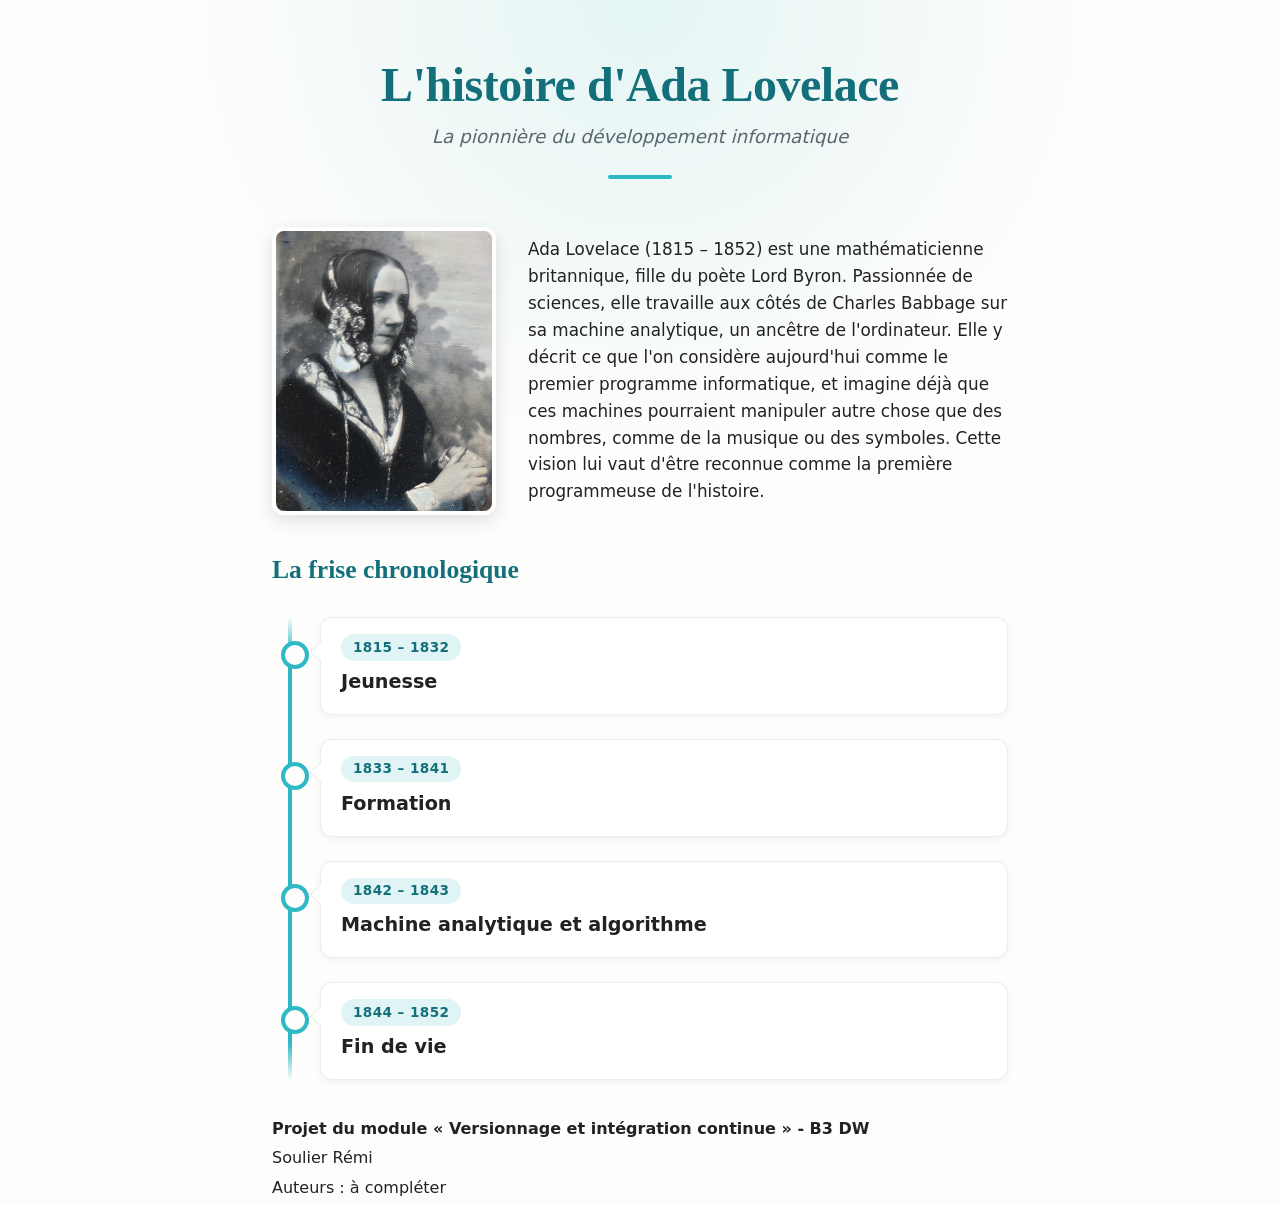
<file: index.html>
<!DOCTYPE html>
<html lang="fr">
<head>
  <meta charset="utf-8">
  <meta name="viewport" content="width=device-width, initial-scale=1">
  <title>L'histoire d'Ada Lovelace</title>
  <link rel="stylesheet" href="style.css">
</head>
<body>
  <header>
    <h1>L'histoire d'Ada Lovelace</h1>
    <p>La pionnière du développement informatique</p>
  </header>

  <main>
    <!--portrait et biographie-->
    <section class="presentation">
      <img src="assets/ada_lovelace.png" alt="Portrait d'Ada Lovelace">
      <p>
        Ada Lovelace (1815 – 1852) est une mathématicienne britannique, fille du poète Lord Byron.
        Passionnée de sciences, elle travaille aux côtés de Charles Babbage sur sa machine analytique,
        un ancêtre de l'ordinateur. Elle y décrit ce que l'on considère aujourd'hui comme le premier
        programme informatique, et imagine déjà que ces machines pourraient manipuler autre chose que
        des nombres, comme de la musique ou des symboles. Cette vision lui vaut d'être reconnue comme
        la première programmeuse de l'histoire.
      </p>
    </section>

    <h2>La frise chronologique</h2>


    <ol class="frise">

      <!--jeunesse-->
      <li>
        <span class="annee">1815 – 1832</span>
        <a href="pages/jeunesse.html">Jeunesse</a>
      
      <!--formation-->
      <li>
        <span class="annee">1833 – 1841</span>
        <a href="pages/formation.html">Formation</a>
      </li>
      <!--machine analytique et algorithme-->
      <li>
        <span class="annee">1842 – 1843</span>
        <a href="pages/machine_analytique.html">Machine analytique et algorithme</a>
      </li>
      <!--fin de vie-->
      <li>
        <span class="annee">1844 – 1852</span>
        <a href="pages/fin_de_vie.html">Fin de vie</a>
      </li>
    </ol>
  </main>

  <footer>
    <p>Projet du module « Versionnage et intégration continue » - B3 DW</p>
    <!-- Liste des auteurs : chacun ajoute son nom -->
    <p>Soulier Rémi</p>
    <p>Auteurs : à compléter</p>
  </footer>
</body>
</html>
</file>
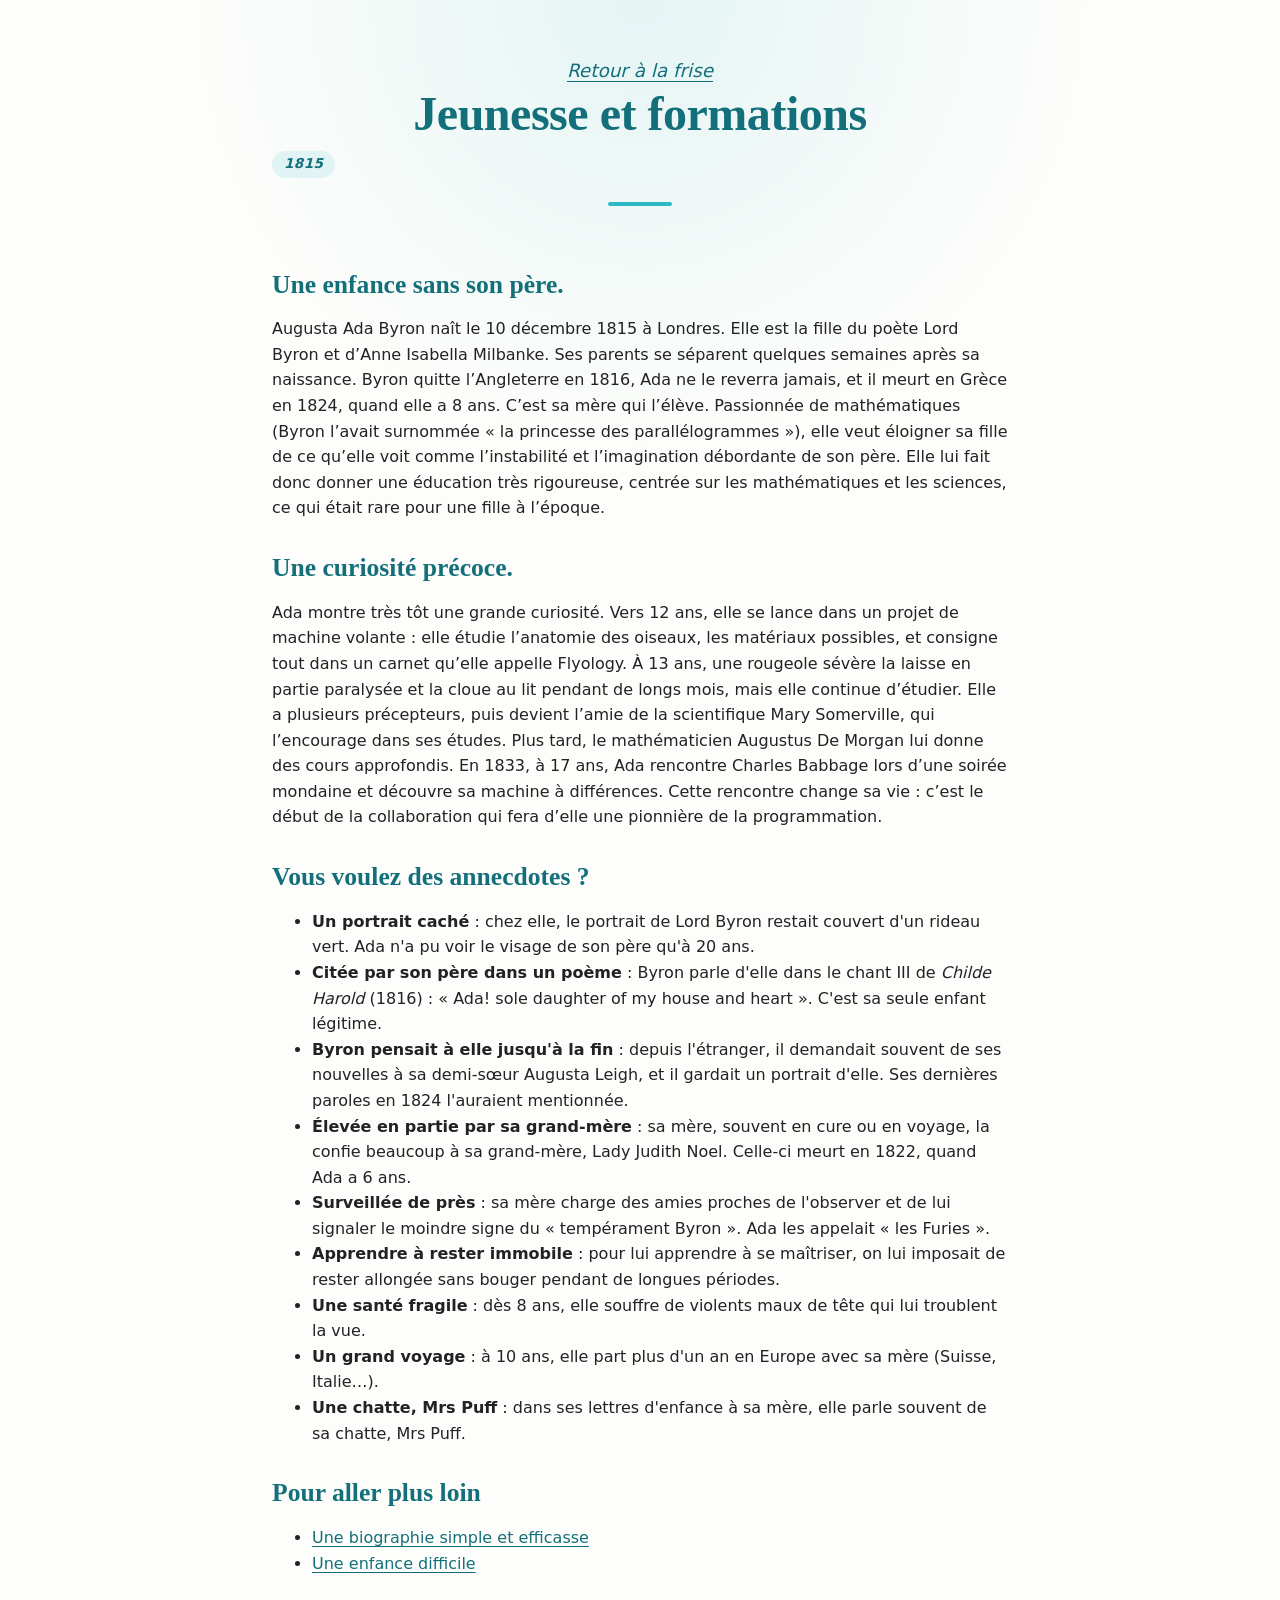
<file: pages/jeunesse.html>
<!DOCTYPE html>
<html lang="fr">
<head>
  <meta charset="utf-8">
  <meta name="viewport" content="width=device-width, initial-scale=1">
  <title>Jeunesse et formations</title>
  <link rel="stylesheet" href="../style.css">
</head>
<body>
  <header>
    <p><a href="../index.html">Retour à la frise</a></p>
    <h1>Jeunesse et formations</h1>
    <p class="annee">1815</p>
  </header>

  <main>
    <!--
      Page d'exemple : copiez ce fichier sous un nouveau nom (ex. pages/turing.html),
      puis remplacez le titre, l'année et le contenu. Gardez la même structure.
    -->
    <h2>Une enfance sans son père.</h2>
    <p>Augusta Ada Byron naît le 10 décembre 1815 à Londres. Elle est la fille du poète Lord Byron et d’Anne Isabella Milbanke. Ses parents se séparent quelques semaines après sa naissance. Byron quitte l’Angleterre en 1816, Ada ne le reverra jamais, et il meurt en Grèce en 1824, quand elle a 8 ans.
    C’est sa mère qui l’élève. Passionnée de mathématiques (Byron l’avait surnommée « la princesse des parallélogrammes »), elle veut éloigner sa fille de ce qu’elle voit comme l’instabilité et l’imagination débordante de son père. Elle lui fait donc donner une éducation très rigoureuse, centrée sur les mathématiques et les sciences, ce qui était rare pour une fille à l’époque.</p>

    <h2>Une curiosité précoce.</h2>
    <p>Ada montre très tôt une grande curiosité. Vers 12 ans, elle se lance dans un projet de machine volante : elle étudie l’anatomie des oiseaux, les matériaux possibles, et consigne tout dans un carnet qu’elle appelle Flyology. À 13 ans, une rougeole sévère la laisse en partie paralysée et la cloue au lit pendant de longs mois, mais elle continue d’étudier.
    Elle a plusieurs précepteurs, puis devient l’amie de la scientifique Mary Somerville, qui l’encourage dans ses études. Plus tard, le mathématicien Augustus De Morgan lui donne des cours approfondis. En 1833, à 17 ans, Ada rencontre Charles Babbage lors d’une soirée mondaine et découvre sa machine à différences. Cette rencontre change sa vie : c’est le début de la collaboration qui fera d’elle une pionnière de la programmation.</p>

    <h2> Vous voulez des annecdotes ?
    </h2>
    <ul>
      <li><strong>Un portrait caché</strong> : chez elle, le portrait de Lord Byron restait couvert d'un rideau vert. Ada n'a pu voir le visage de son père qu'à 20 ans.</li>
      <li><strong>Citée par son père dans un poème</strong> : Byron parle d'elle dans le chant III de <em>Childe Harold</em> (1816) : « Ada! sole daughter of my house and heart ». C'est sa seule enfant légitime.</li>
      <li><strong>Byron pensait à elle jusqu'à la fin</strong> : depuis l'étranger, il demandait souvent de ses nouvelles à sa demi-sœur Augusta Leigh, et il gardait un portrait d'elle. Ses dernières paroles en 1824 l'auraient mentionnée.</li>
      <li><strong>Élevée en partie par sa grand-mère</strong> : sa mère, souvent en cure ou en voyage, la confie beaucoup à sa grand-mère, Lady Judith Noel. Celle-ci meurt en 1822, quand Ada a 6 ans.</li>
      <li><strong>Surveillée de près</strong> : sa mère charge des amies proches de l'observer et de lui signaler le moindre signe du « tempérament Byron ». Ada les appelait « les Furies ».</li>
      <li><strong>Apprendre à rester immobile</strong> : pour lui apprendre à se maîtriser, on lui imposait de rester allongée sans bouger pendant de longues périodes.</li>
      <li><strong>Une santé fragile</strong> : dès 8 ans, elle souffre de violents maux de tête qui lui troublent la vue.</li>
      <li><strong>Un grand voyage</strong> : à 10 ans, elle part plus d'un an en Europe avec sa mère (Suisse, Italie…).</li>
      <li><strong>Une chatte, Mrs Puff</strong> : dans ses lettres d'enfance à sa mère, elle parle souvent de sa chatte, Mrs Puff.</li>
    </ul>

    <h2>Pour aller plus loin</h2>
    <ul>
      <li><a href="https://www.biography.com/scholars-educators/ada-lovelace">Une biographie simple et efficasse</a></li>
      <li><a href="https://www.smithsonianmag.com/science-nature/who-was-ada-lovelace-25830687/">Une enfance difficile</a></li>
    </ul>

  </main>

  <footer>
    <p>Page rédigée par : Aurélien BROCHETTA et Elora ROGET</p>
  </footer>
</body>
</html>
</file>
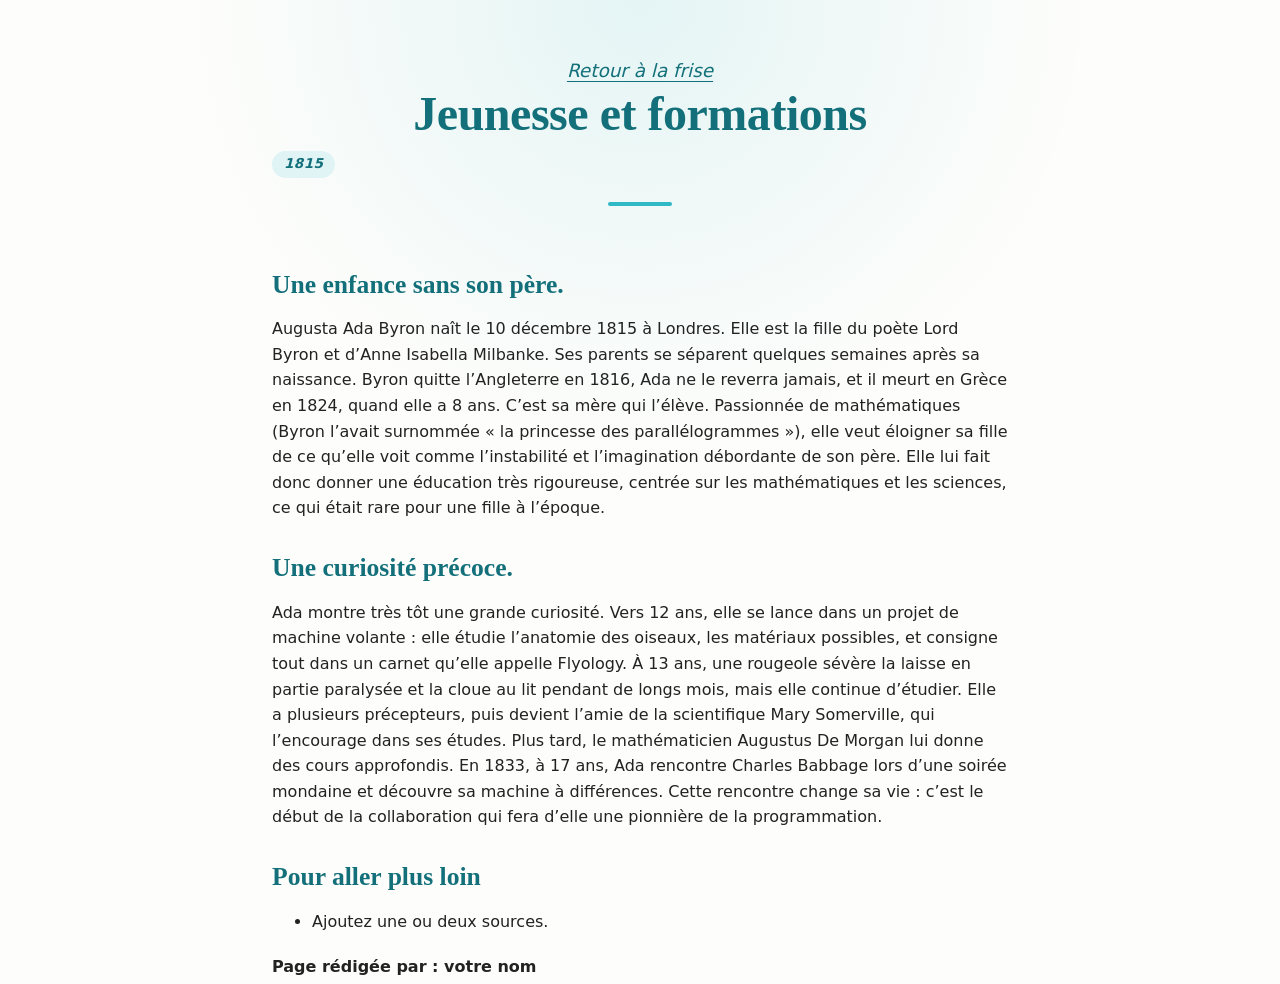
<file: pages/jeunesse_formation.html>
<!DOCTYPE html>
<html lang="fr">
<head>
  <meta charset="utf-8">
  <meta name="viewport" content="width=device-width, initial-scale=1">
  <title>Jeunesse et formations</title>
  <link rel="stylesheet" href="../style.css">
</head>
<body>
  <header>
    <p><a href="../index.html">Retour à la frise</a></p>
    <h1>Jeunesse et formations</h1>
    <p class="annee">1815</p>
  </header>

  <main>
    <!--
      Page d'exemple : copiez ce fichier sous un nouveau nom (ex. pages/turing.html),
      puis remplacez le titre, l'année et le contenu. Gardez la même structure.
    -->
    <h2>Une enfance sans son père.</h2>
    <p>Augusta Ada Byron naît le 10 décembre 1815 à Londres. Elle est la fille du poète Lord Byron et d’Anne Isabella Milbanke. Ses parents se séparent quelques semaines après sa naissance. Byron quitte l’Angleterre en 1816, Ada ne le reverra jamais, et il meurt en Grèce en 1824, quand elle a 8 ans.
    C’est sa mère qui l’élève. Passionnée de mathématiques (Byron l’avait surnommée « la princesse des parallélogrammes »), elle veut éloigner sa fille de ce qu’elle voit comme l’instabilité et l’imagination débordante de son père. Elle lui fait donc donner une éducation très rigoureuse, centrée sur les mathématiques et les sciences, ce qui était rare pour une fille à l’époque.</p>

    <h2>Une curiosité précoce.</h2>
    <p>Ada montre très tôt une grande curiosité. Vers 12 ans, elle se lance dans un projet de machine volante : elle étudie l’anatomie des oiseaux, les matériaux possibles, et consigne tout dans un carnet qu’elle appelle Flyology. À 13 ans, une rougeole sévère la laisse en partie paralysée et la cloue au lit pendant de longs mois, mais elle continue d’étudier.
    Elle a plusieurs précepteurs, puis devient l’amie de la scientifique Mary Somerville, qui l’encourage dans ses études. Plus tard, le mathématicien Augustus De Morgan lui donne des cours approfondis. En 1833, à 17 ans, Ada rencontre Charles Babbage lors d’une soirée mondaine et découvre sa machine à différences. Cette rencontre change sa vie : c’est le début de la collaboration qui fera d’elle une pionnière de la programmation.</p>

    <h2>Pour aller plus loin</h2>
    <ul>
      <li>Ajoutez une ou deux sources.</li>
    </ul>
  </main>

  <footer>
    <p>Page rédigée par : votre nom</p>
  </footer>
</body>
</html>
</file>
<file: style.css>
:root {
  --couleur-texte: #222;
  --couleur-texte-doux: #5b6770;
  --couleur-fond: #fdfdfb;
  --couleur-accent: #2fb8c5;

  /* Version foncée de l'accent : lisible sur fond clair (contraste AA) */
  --couleur-accent-fonce: #13707a;
  --couleur-bordure: #e6eef0;
  --police-titres: georgia, "Times New Roman", serif;
  --largeur-max: 48rem;
}

* {
  box-sizing: border-box;
}

body {
  margin: 0 auto;
  padding: 0 1rem;
  max-width: var(--largeur-max);
  min-height: 100vh;
  display: flex;
  flex-direction: column;
  font-family: system-ui, -apple-system, "Segoe UI", sans-serif;
  line-height: 1.6;
  color: var(--couleur-texte);
  background-color: var(--couleur-fond);
  background-image: radial-gradient(
    circle at top,
    color-mix(in srgb, var(--couleur-accent) 12%, transparent),
    transparent 28rem
  );
  background-repeat: no-repeat;
}

main {
  flex: 1;
}

/* ===== En-tête ===== */

header {
  padding: 3.5rem 0 2rem;
  text-align: center;
}

header::after {
  content: "";
  display: block;
  width: 4rem;
  height: 4px;
  margin: 1.5rem auto 0;
  border-radius: 2px;
  background-color: var(--couleur-accent);
}

h1,
h2 {
  font-family: var(--police-titres);
  font-weight: 700;
  line-height: 1.2;
  color: var(--couleur-accent-fonce);
}

h1 {
  margin: 0 0 0.5rem;
  font-size: clamp(2rem, 6vw, 3rem);
  letter-spacing: -0.01em;
  text-wrap: balance;
}

header > p {
  margin: 0;
  font-size: 1.15rem;
  font-style: italic;
  color: var(--couleur-texte-doux);
}

h2 {
  margin: 2rem 0 1rem;
  font-size: 1.6rem;
}

a {
  color: var(--couleur-accent-fonce);
  text-underline-offset: 0.2em;
}

a:hover {
  color: var(--couleur-accent);
}

/* ===== Portrait et biographie ===== */

.presentation {
  display: flex;
  align-items: center;
  gap: 2rem;
  margin: 1rem 0 2.5rem;
}

.presentation img {
  flex: 0 0 14rem;
  width: 14rem;
  height: auto;
  border-radius: 0.75rem;
  border: 4px solid #fff;
  box-shadow: 0 6px 18px rgb(0 0 0 / 12%);
}

footer p {
  margin: 0.25rem 0;
}

.presentation p {
  margin: 0;
  font-size: 1.05rem;
}

/* Sur petit écran : le portrait passe au-dessus du texte */
@media (width <= 40rem) {
  .presentation {
    flex-direction: column;
    text-align: center;
  }
}


footer p:first-child {
  font-weight: 600;
  color: var(--couleur-texte);
}

{
/* ===== Pied de page ===== */

  margin-top: 3rem;
  padding: 1.5rem 0 2rem;
  border-top: 1px solid var(--couleur-bordure);
  font-size: 0.9rem;
  text-align: center;
  color: var(--couleur-texte-doux);
}

/* ===== Frise chronologique ===== */

.frise {
  position: relative;
  list-style: none;
  margin: 2rem 0;
  padding: 0;
}

/* La ligne verticale */
.frise::before {
  content: "";
  position: absolute;
  top: 0;
  bottom: 0;
  left: 1rem;
  width: 4px;
  border-radius: 2px;
  background: linear-gradient(
    to bottom,
    transparent,
    var(--couleur-accent) 8%,
    var(--couleur-accent) 92%,
    transparent
  );
}

/* Chaque étape = une carte */
.frise li {
  position: relative;
  display: flex;
  flex-direction: column;
  gap: 0.4rem;
  margin: 0 0 1.5rem 3rem;
  padding: 1rem 1.25rem;
  background-color: #fff;
  border: 1px solid var(--couleur-bordure);
  border-radius: 0.75rem;
  box-shadow: 0 2px 6px rgb(0 0 0 / 5%);
  transition: transform 0.2s ease, box-shadow 0.2s ease;
}

/* Le point sur la ligne */
.frise li::before {
  content: "";
  position: absolute;
  top: 1.4rem;
  left: calc(-2rem + 2px - 0.625rem);
  width: 1.25rem;
  height: 1.25rem;
  border-radius: 50%;
  background-color: var(--couleur-fond);
  border: 4px solid var(--couleur-accent);
  transition: background-color 0.2s ease, transform 0.2s ease;
}

/* Petite flèche qui relie la carte au point */
.frise li::after {
  content: "";
  position: absolute;
  top: 1.6rem;
  left: -0.5rem;
  width: 0.9rem;
  height: 0.9rem;
  background-color: #fff;
  border-left: 1px solid var(--couleur-bordure);
  border-bottom: 1px solid var(--couleur-bordure);
  transform: rotate(45deg);
}

/* Les années en badge */
.annee {
  width: fit-content;
  padding: 0.15rem 0.75rem;
  font-size: 0.85rem;
  font-weight: bold;
  letter-spacing: 0.03em;
  color: var(--couleur-accent-fonce);
  background-color: color-mix(in srgb, var(--couleur-accent) 15%, white);
  border-radius: 999px;
}

/* Le titre de l'étape */
.frise a {
  font-size: 1.2rem;
  font-weight: 600;
  color: var(--couleur-texte);
  text-decoration: none;
}

/* Toute la carte devient cliquable */
.frise a::after {
  content: "";
  position: absolute;
  inset: 0;
  z-index: 1;
  border-radius: 0.75rem;
}

/* Survol et focus clavier */
.frise li:hover,
.frise li:focus-within {
  transform: translateX(6px);
  box-shadow: 0 6px 18px rgb(47 184 197 / 20%);
}

.frise li:hover::before,
.frise a:focus-visible {
  outline: none;
}

.frise li:focus-within::before {
  background-color: var(--couleur-accent);
  transform: scale(1.15);
}

.frise li:hover a,
.frise li:focus-within a {
  color: var(--couleur-accent-fonce);
}


.frise li:focus-within {
  outline: 3px solid var(--couleur-accent);
  outline-offset: 3px;
}

/* Respect des préférences d'animation */
@media (prefers-reduced-motion: reduce) {
  .frise li,
  .frise li::before {
    transition: none;
  }
}
</file>
